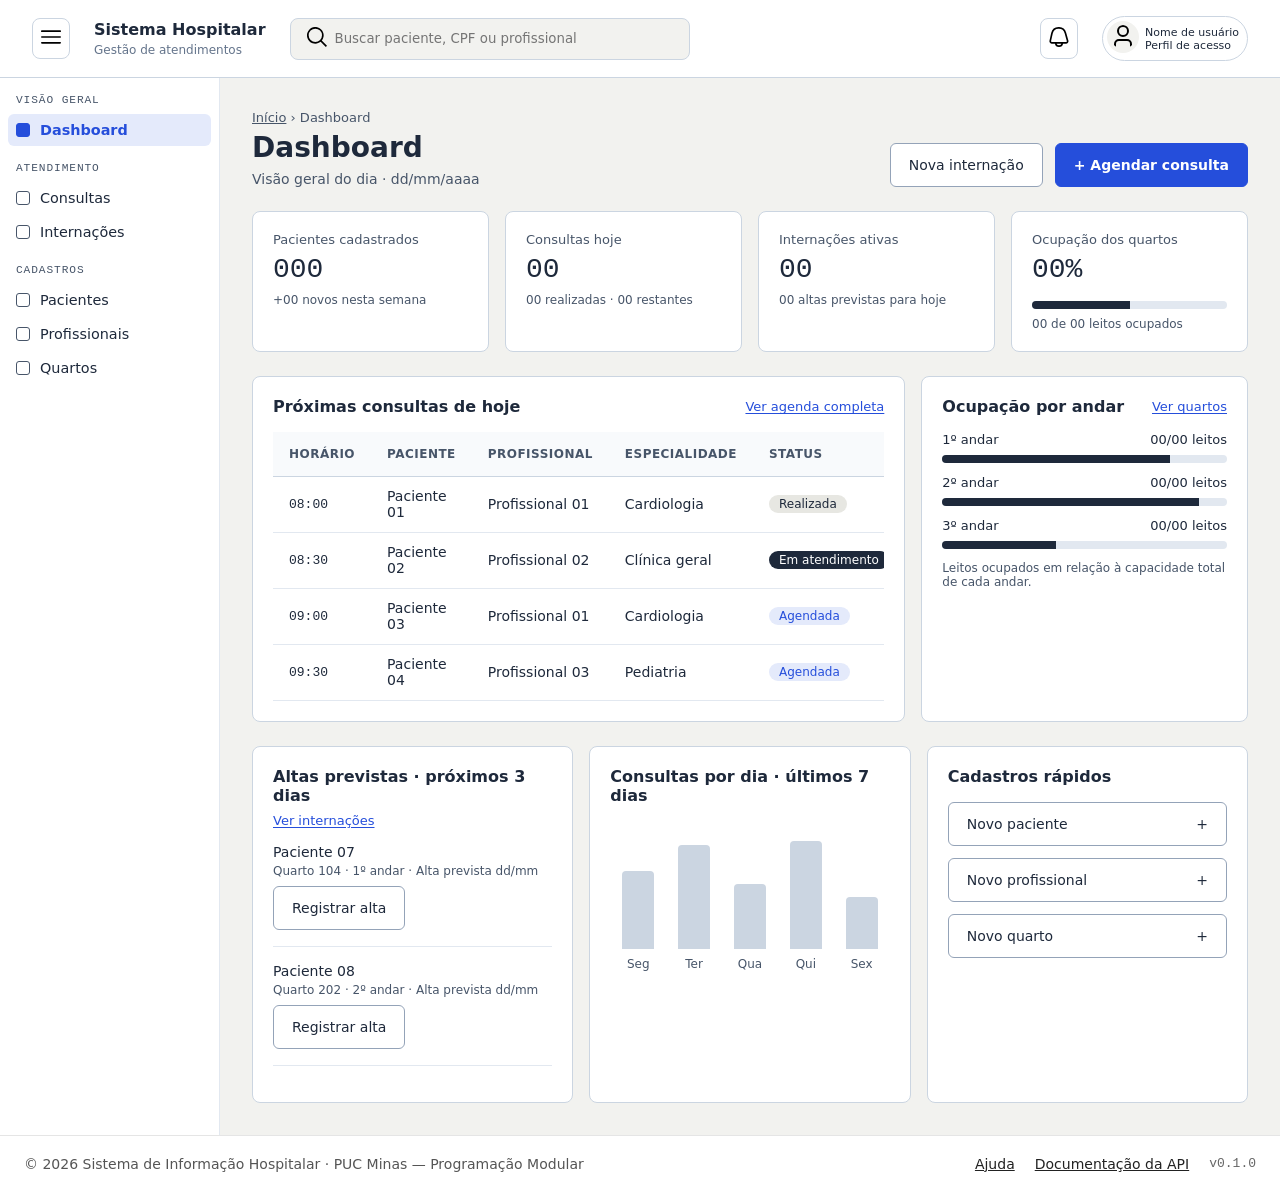
<file: frontend/index.html>
<!DOCTYPE html>
<html lang="pt-BR">
<head>
    <meta charset="UTF-8">
    <meta name="viewport" content="width=device-width, initial-scale=1.0">
    <title>Sistema Hospitalar</title>

    <!-- css global -->
    <link rel="stylesheet" href="./assets/css/global.css" />
    
    <!-- espaço para links futuros de fontes, ícones, global css, etc -->
    <link rel="stylesheet" href="./components/header/header.css" />
    <link rel="stylesheet" href="./components/footer/footer.css" />
    <link rel="stylesheet" href="./components/sidebar/sidebar.css" />
    <link rel="stylesheet" href="./pages/consultas/consultas.css" /> 
    <link rel="stylesheet" href="./pages/dashboard/dashboard.css" />
    <link rel="stylesheet" href="./pages/internacoes/internacoes.css" /> 
    <link rel="stylesheet" href="./pages/pacientes/pacientes.css" /> 
    <link rel="stylesheet" href="./pages/profissionais/profissionais.css" /> 
    <link rel="stylesheet" href="./pages/quartos/quartos.css" /> 
</head>
<body>
    
    <!-- cabeçalho: js conecta o header.html aqui -->
    <div id="header"></div>

    <!-- contêiner para deixar sidebar e conteúdo lado a lado -->
    <div class="layout-principal">
        
        <!-- sidebar: js conecta o sidebar.html aqui -->
        <div id="sidebar"></div>

        <!-- contêiner principal: as páginas são carregadas aqui -->
        <div id="content"></div>
        
    </div>

    <!-- rodapé: js conecta o footer.html aqui -->
    <div id="footer"></div>

    <!-- cérebro: tyle="module" permite a divisão do js em vários arquivos menores, bem como a importação e exportação entre eles-->
    <script type="module" src="./assets/js/main.js"></script>

</body>
</html>
</file>
<file: frontend/assets/css/global.css>
/* variáveis globais */
:root {
    --cor-primaria: #254EDB;
    --cor-primaria-hover: #1D3FB8;
    --cor-primaria-suave: #E4EAFB;
    --cor-primaria-borda: #C9D5F5;
    --cor-secundaria: #CBD5E1;
    --cor-fundo: #F2F2EF;
    --cor-fundo-secundaria: #FFFFFF;
    --cor-superficie: #F8FAFC;
    --cor-superficie-neutra: #E7E7E2;
    --cor-texto: #1E293B;
    --cor-texto-suave: #475569;
    --cor-texto-invertido: #FFFFFF;
    --cor-borda: #E2E8F0;
    --cor-borda-forte: #94A3B8;
    --cor-perigo: #B42318;
    --cor-alerta: #8A3606;
    --cor-alerta-fundo: #FDF1E7;
    --cor-alerta-borda: #F0C8A6;
    --cor-sobreposicao: rgb(15 23 42 / 0.5);
    --fonte-padrao: 'Inter', 'Segoe UI', system-ui, sans-serif;
    --fonte-mono: 'JetBrains Mono', ui-monospace, Menlo, Consolas, monospace;
}

/* reset básico para todos os elementos */
* {
    margin: 0;
    padding: 0;
    box-sizing: border-box;
}

body {
    background-color: var(--cor-fundo);
    color: var(--cor-texto);
    font-family: var(--fonte-padrao);
}

a {
    color: var(--cor-primaria);
}

.layout-principal {
    display: flex; 
    min-height: calc(100vh - 100px); /* garante que a área central empurre o rodapé para baixo */
}

#sidebar {
    width: 220px;
    flex-shrink: 0; /* impede que a sidebar seja espremida pelo conteúdo */
    background-color: var(--cor-fundo-secundaria);
}

#content {
    flex: 1; /* faz o conteúdo das páginas preencher o resto do espaço */
    min-width: 0; /* deixa o conteúdo encolher; tabelas largas rolam dentro do próprio card */
    background-color: var(--cor-fundo);
}
</file>
<file: frontend/components/header/header.css>
.main-header {
    background-color: var(--cor-fundo-secundaria);
    padding: 16px 32px;
    display: flex;
    flex-wrap: wrap;
    align-items: center;
    justify-content: space-between;
    border-bottom: 1px solid var(--cor-secundaria);
}

.header-left, .header-right {
    display: flex;
    align-items: center;
    gap: 24px;
}

.svg-icon img {
    width: 20px;
    height: 20px;
}

.svg-icon {
    background-color: var(--cor-fundo-secundaria);
    border: 1px solid var(--cor-secundaria);
    border-radius: 8px;
    padding: 8px;
    cursor: pointer;  
}

.search-icon {
    background-color: var(--cor-fundo);
    border: none;
    cursor: default;
    padding: 0;
}

.logo h2 {
    font-size: 16px;
    color: var(--cor-texto);
    margin: 0;
}

.logo span {
    font-size: 12px;
    color: #64748B;
}

.search-bar {
    display: flex;
    align-items: center;
    background-color: var(--cor-fundo);
    border: 1px solid var(--cor-secundaria);
    border-radius: 8px;
    padding: 8px 16px;
    width: 400px;
}

.search-bar input {
    border: none;
    background: transparent;
    outline: none;
    width: 100%;
    margin-left: 8px;
    color: var(--cor-texto);
    font-family: var(--fonte-padrao);
}

.user-profile {
    display: flex;
    align-items: center;
    gap: 6px;
    border: 1px solid var(--cor-secundaria);
    border-radius: 24px; 
    padding: 4px 8px 4px 4px;   
    font-size: 11px;
}

.user-info {
    display: flex;
    flex-direction: column;
}

.user-name {
    font-size: 14px;
    font-weight: 600;
    color: var(--cor-texto);
}

.user-role {
    font-size: 12px;
    color: #64748B;
}

.user-avatar img {
    width: 32px;
    height: 32px;
    border-radius: 50%; /* 50% de ?*/
    padding: 4px;
    background-color: var(--cor-fundo);
    cursor: pointer;
}
</file>
<file: frontend/components/footer/footer.css>
.footer {
  display: flex;
  justify-content: space-between; 
  align-items: center;            
  padding: 20px 24px;
  background: #fff;
  border-top: 1px solid #e5e5e5;
  font-size: 14px;
  color: #555;
}

.footer__copy {
  margin: 0;
}

.footer__links {
  display: flex;
  align-items: center;
  gap: 20px; 
}

.footer__links a {
  color: #222;
  text-decoration: underline;
}

.footer__links a:hover {
  color: #000;
  text-decoration-thickness: 2px;
}

.footer__version {
  font-family: "Courier New", monospace; 
  font-size: 13px;
  color: #666;
}
</file>
<file: frontend/components/sidebar/sidebar.css>
.sidebar {
    height: 100%;
    background-color: var(--cor-fundo-secundaria);
    border-right: 1px solid var(--cor-borda);
}

.sidebar-nav {
    position: sticky; /* mantém o menu visível ao rolar a página */
    top: 0;
    padding: 16px 8px;

    display: flex;
    flex-direction: column;
    gap: 16px;
}

.sidebar-secao {
    display: flex;
    flex-direction: column;
    gap: 2px;
}

.sidebar-titulo {
    padding: 0 8px 6px;
    font-family: var(--fonte-mono);
    font-size: 0.7rem;
    letter-spacing: 0.08em;
    text-transform: uppercase;
    color: var(--cor-texto-suave);
}

.sidebar-link {
    padding: 8px;
    border-radius: 6px;
    font-size: 0.9rem;
    color: var(--cor-texto);
    text-decoration: none;

    display: flex;
    align-items: center;
    gap: 10px;
    transition: background-color 0.2s ease, color 0.2s ease;
}

.sidebar-link:hover {
    background-color: var(--cor-fundo);
}

/* marcador quadrado do wireframe; pode ser trocado por ícones svg depois */
.sidebar-icone {
    width: 14px;
    height: 14px;
    flex-shrink: 0;
    border: 1.5px solid var(--cor-texto-suave);
    border-radius: 3px;
}

/* página atual: definida pelo sidebar.js */
.sidebar-link.ativo {
    background-color: var(--cor-primaria-suave);
    color: var(--cor-primaria);
    font-weight: 600;
}

.sidebar-link.ativo .sidebar-icone {
    background-color: var(--cor-primaria);
    border-color: var(--cor-primaria);
}
</file>
<file: frontend/pages/consultas/consultas.css>
.consultas-container {
    max-width: 1240px;
    margin: 0 auto;
    padding: 32px;

    display: flex;
    flex-direction: column;
    gap: 24px;
}

.consultas-mono {
    font-family: var(--fonte-mono);
    font-size: 0.8125rem;
}

.consultas-suave {
    font-size: 0.75rem;
    color: var(--cor-texto-suave);
}

.consultas-cabecalho {
    display: flex;
    flex-wrap: wrap;
    justify-content: space-between;
    align-items: flex-end;
    gap: 16px;
}

.consultas-titulo {
    display: flex;
    flex-direction: column;
    gap: 6px;
}

.consultas-breadcrumb {
    font-size: 0.8125rem;
    color: var(--cor-texto-suave);
}

.consultas-breadcrumb a {
    color: inherit;
}

.consultas-titulo h1 {
    font-size: 1.75rem;
    line-height: 1.2;
    font-weight: 600;
}

.consultas-subtitulo {
    font-size: 0.875rem;
    color: var(--cor-texto-suave);
}

.consultas-btn {
    display: inline-flex;
    align-items: center;
    justify-content: center;
    gap: 8px;
    min-height: 44px;
    padding: 0 18px;
    border: 1px solid transparent;
    border-radius: 6px;
    font-family: inherit;
    font-size: 0.875rem;
    font-weight: 600;
    white-space: nowrap;
    cursor: pointer;
}

.consultas-btn-primario {
    background-color: var(--cor-primaria);
    border-color: var(--cor-primaria);
    color: var(--cor-texto-invertido);
}

.consultas-btn-primario:hover {
    background-color: var(--cor-primaria-hover);
    border-color: var(--cor-primaria-hover);
}

.consultas-btn-contorno {
    background-color: var(--cor-fundo-secundaria);
    border-color: var(--cor-borda-forte);
    color: var(--cor-texto);
    font-weight: 500;
}

.consultas-btn-contorno:hover {
    background-color: var(--cor-fundo);
}

.consultas-btn-icone {
    width: 44px;
    padding: 0;
    font-size: 1rem;
}

.consultas-container a:focus-visible,
.consultas-container button:focus-visible,
.consultas-container input:focus-visible,
.consultas-container select:focus-visible {
    outline: 3px solid var(--cor-primaria);
    outline-offset: 2px;
}

.consultas-card {
    padding: 16px;
    background-color: var(--cor-fundo-secundaria);
    border: 1px solid var(--cor-secundaria);
    border-radius: 8px;
}

.consultas-card h3 {
    font-size: 1rem;
    font-weight: 600;
}

.consultas-card-cabecalho {
    display: flex;
    flex-wrap: wrap;
    justify-content: space-between;
    align-items: center;
    gap: 12px;
    margin-bottom: 16px;
}

.consultas-filtros {
    display: flex;
    flex-wrap: wrap;
    align-items: flex-end;
    gap: 16px;
}

.consultas-campo {
    flex: 1 1 180px;
    display: flex;
    flex-direction: column;
    gap: 6px;
    min-width: 0;
    font-size: 0.8125rem;
    font-weight: 500;
}

.consultas-campo-largo {
    flex-grow: 2;
}

.consultas-campo input,
.consultas-campo select {
    width: 100%;
    min-height: 44px;
    padding: 0 12px;
    background-color: var(--cor-fundo-secundaria);
    border: 1px solid var(--cor-borda-forte);
    border-radius: 6px;
    font-family: inherit;
    font-size: 0.875rem;
    color: var(--cor-texto);
}

.consultas-navegacao-dia {
    display: flex;
    gap: 6px;
}

.consultas-legenda {
    display: flex;
    flex-wrap: wrap;
    gap: 8px 20px;
    margin-bottom: 16px;
    font-size: 0.8125rem;
}

.consultas-legenda span {
    display: flex;
    align-items: center;
    gap: 8px;
}

.consultas-legenda-cor {
    width: 16px;
    height: 16px;
    border-radius: 3px;
}

.consultas-legenda-cor.agendada,
.consultas-slot.agendada {
    background-color: var(--cor-primaria-suave);
    border: 1px solid var(--cor-primaria-borda);
}

.consultas-legenda-cor.atendimento,
.consultas-slot.atendimento {
    background-color: var(--cor-texto);
    border: 1px solid var(--cor-texto);
}

.consultas-legenda-cor.realizada,
.consultas-slot.realizada {
    background-color: var(--cor-superficie-neutra);
    border: 1px solid var(--cor-secundaria);
}

.consultas-legenda-cor.livre,
.consultas-slot.livre {
    background-color: var(--cor-fundo-secundaria);
    border: 1px dashed var(--cor-secundaria);
}

.consultas-agenda {
    display: grid;
    grid-template-columns: 56px repeat(4, minmax(140px, 1fr));
    gap: 4px;
    overflow-x: auto;
}

.consultas-agenda-profissional {
    display: flex;
    flex-direction: column;
    padding: 8px;
    background-color: var(--cor-superficie);
    border: 1px solid var(--cor-borda);
    border-radius: 4px;
    font-size: 0.75rem;
}

.consultas-agenda-profissional span {
    font-size: 0.6875rem;
    color: var(--cor-texto-suave);
}

.consultas-agenda-hora {
    align-self: center;
    font-family: var(--fonte-mono);
    font-size: 0.6875rem;
    color: var(--cor-texto-suave);
}

.consultas-slot {
    display: flex;
    flex-direction: column;
    justify-content: center;
    min-height: 36px;
    padding: 6px 8px;
    border-radius: 4px;
    font-size: 0.75rem;
}

.consultas-slot span {
    font-size: 0.6875rem;
}

.consultas-slot.agendada {
    color: var(--cor-primaria);
}

.consultas-slot.agendada span {
    color: var(--cor-primaria);
}

.consultas-slot.atendimento {
    color: var(--cor-texto-invertido);
}

.consultas-slot.realizada span {
    color: var(--cor-texto-suave);
}

.consultas-card-tabela {
    padding: 0;
}

.consultas-card-tabela .consultas-card-cabecalho {
    padding: 16px 16px 0;
}

.consultas-tabela-rolagem {
    overflow-x: auto;
}

.consultas-tabela {
    width: 100%;
    border-collapse: collapse;
    font-size: 0.875rem;
}

.consultas-tabela th {
    height: 44px;
    padding: 0 16px;
    text-align: left;
    white-space: nowrap;
    background-color: var(--cor-superficie);
    border-top: 1px solid var(--cor-borda);
    border-bottom: 1px solid var(--cor-secundaria);
    font-size: 0.75rem;
    font-weight: 600;
    letter-spacing: 0.04em;
    text-transform: uppercase;
    color: var(--cor-texto-suave);
}

.consultas-tabela td {
    height: 56px;
    padding: 8px 16px;
    border-bottom: 1px solid var(--cor-borda);
    vertical-align: middle;
    white-space: nowrap;
}

.consultas-sub {
    display: block;
    font-size: 0.75rem;
    color: var(--cor-texto-suave);
}

.consultas-status {
    display: inline-flex;
    align-items: center;
    padding: 2px 10px;
    border-radius: 999px;
    font-size: 0.75rem;
    font-weight: 500;
    white-space: nowrap;
}

.consultas-status.agendada {
    background-color: var(--cor-primaria-suave);
    color: var(--cor-primaria);
}

.consultas-status.atendimento {
    background-color: var(--cor-texto);
    color: var(--cor-texto-invertido);
}

.consultas-status.realizada {
    background-color: var(--cor-superficie-neutra);
    color: var(--cor-texto);
}

.consultas-status.cancelada {
    border: 1px dashed var(--cor-texto-suave);
    color: var(--cor-texto-suave);
}

.consultas-acoes {
    display: flex;
    gap: 12px;
}

.consultas-acoes a {
    font-size: 0.8125rem;
    font-weight: 500;
    color: var(--cor-primaria);
    text-underline-offset: 2px;
}

.consultas-acoes .consultas-acao-cancelar {
    color: var(--cor-perigo);
}

.consultas-paginacao {
    display: flex;
    flex-wrap: wrap;
    align-items: center;
    justify-content: space-between;
    gap: 12px;
    padding: 10px 16px;
}

.consultas-paginas {
    display: flex;
    flex-wrap: wrap;
    gap: 6px;
}

.consultas-btn-pagina {
    min-width: 44px;
    padding: 0 12px;
    background-color: var(--cor-fundo-secundaria);
    border-color: var(--cor-secundaria);
    color: var(--cor-texto);
    font-size: 0.8125rem;
    font-weight: 400;
}

.consultas-btn-pagina:hover {
    background-color: var(--cor-fundo);
}

.consultas-btn-pagina.ativa {
    background-color: var(--cor-texto);
    border-color: var(--cor-texto);
    color: var(--cor-texto-invertido);
}

@media (max-width: 640px) {
    .consultas-container {
        padding: 16px;
    }
}
</file>
<file: frontend/pages/dashboard/dashboard.css>
.dash-pagina {
    max-width: 1240px;
    margin: 0 auto;
    padding: 32px;

    display: flex;
    flex-direction: column;
    gap: 24px;
}

.dash-mono {
    font-family: var(--fonte-mono);
    font-size: 0.8125rem;
}

.dash-cabecalho {
    display: flex;
    flex-wrap: wrap;
    justify-content: space-between;
    align-items: flex-end;
    gap: 16px;
}

.dash-cabecalho__texto {
    display: flex;
    flex-direction: column;
    gap: 6px;
}

.dash-cabecalho__acoes {
    display: flex;
    flex-wrap: wrap;
    gap: 12px;
}

.dash-trilha {
    font-size: 0.8125rem;
    color: var(--cor-texto-suave);
}

.dash-trilha a {
    color: inherit;
}

.dash-titulo {
    font-size: 1.75rem;
    line-height: 1.2;
    font-weight: 600;
}

.dash-subtitulo {
    font-size: 0.875rem;
    color: var(--cor-texto-suave);
}

.dash-botao {
    display: inline-flex;
    align-items: center;
    justify-content: center;
    gap: 8px;
    min-height: 44px;
    padding: 0 18px;
    border: 1px solid transparent;
    border-radius: 6px;
    font-family: inherit;
    font-size: 0.875rem;
    font-weight: 600;
    white-space: nowrap;
    cursor: pointer;
}

.dash-botao--primario {
    background-color: var(--cor-primaria);
    border-color: var(--cor-primaria);
    color: var(--cor-texto-invertido);
}

.dash-botao--primario:hover {
    background-color: var(--cor-primaria-hover);
    border-color: var(--cor-primaria-hover);
}

.dash-botao--secundario {
    background-color: var(--cor-fundo-secundaria);
    border-color: var(--cor-borda-forte);
    color: var(--cor-texto);
    font-weight: 500;
}

.dash-botao--secundario:hover {
    background-color: var(--cor-fundo);
}

.dash-pagina a:focus-visible,
.dash-pagina button:focus-visible {
    outline: 3px solid var(--cor-primaria);
    outline-offset: 2px;
}

.dash-resumo {
    display: grid;
    grid-template-columns: repeat(auto-fit, minmax(200px, 1fr));
    gap: 16px;
}

.dash-grade-meio {
    display: grid;
    grid-template-columns: 2fr 1fr;
    gap: 16px;
}

.dash-grade-base {
    display: grid;
    grid-template-columns: repeat(3, minmax(0, 1fr));
    gap: 16px;
}

.dash-card {
    min-width: 0;
    display: flex;
    flex-direction: column;
    padding: 20px;
    background-color: var(--cor-fundo-secundaria);
    border: 1px solid var(--cor-secundaria);
    border-radius: 8px;
}

.dash-card h3 {
    margin-bottom: 16px;
    font-size: 1rem;
    font-weight: 600;
}

.dash-card__topo {
    display: flex;
    flex-wrap: wrap;
    justify-content: space-between;
    align-items: center;
    gap: 8px;
    margin-bottom: 16px;
}

.dash-card__topo h3 {
    margin: 0;
}

.dash-card__topo a {
    font-size: 0.8125rem;
    font-weight: 500;
    text-underline-offset: 2px;
}

.dash-card__numero {
    margin-bottom: 8px;
    font-family: var(--fonte-mono);
    font-size: 1.75rem;
    font-weight: 500;
    line-height: 1.1;
}

.dash-card__detalhe {
    font-size: 0.75rem;
    color: var(--cor-texto-suave);
}

.dash-card--resumo h3 {
    margin-bottom: 8px;
    font-size: 0.8125rem;
    font-weight: 500;
    color: var(--cor-texto-suave);
}

.dash-progresso {
    width: 100%;
    height: 8px;
    margin: 8px 0;
    overflow: hidden;
    background-color: var(--cor-borda);
    border-radius: 4px;
}

.dash-progresso__barra {
    height: 100%;
    background-color: var(--cor-texto);
}

.dash-andar {
    margin-bottom: 12px;
}

.dash-andar__info {
    display: flex;
    justify-content: space-between;
    gap: 8px;
    font-size: 0.8125rem;
}

.dash-tabela-rolagem {
    overflow-x: auto;
}

.dash-tabela {
    width: 100%;
    border-collapse: collapse;
    font-size: 0.875rem;
}

.dash-tabela th {
    height: 44px;
    padding: 0 16px;
    text-align: left;
    white-space: nowrap;
    background-color: var(--cor-superficie);
    border-bottom: 1px solid var(--cor-secundaria);
    font-size: 0.75rem;
    font-weight: 600;
    letter-spacing: 0.04em;
    text-transform: uppercase;
    color: var(--cor-texto-suave);
}

.dash-tabela td {
    height: 56px;
    padding: 8px 16px;
    border-bottom: 1px solid var(--cor-borda);
}

.dash-selo {
    display: inline-flex;
    align-items: center;
    padding: 2px 10px;
    border-radius: 999px;
    font-size: 0.75rem;
    font-weight: 500;
    white-space: nowrap;
}

.dash-selo--realizada {
    background-color: var(--cor-superficie-neutra);
    color: var(--cor-texto);
}

.dash-selo--atendimento {
    background-color: var(--cor-texto);
    color: var(--cor-texto-invertido);
}

.dash-selo--agendada {
    background-color: var(--cor-primaria-suave);
    color: var(--cor-primaria);
}

.dash-alta {
    display: flex;
    flex-wrap: wrap;
    justify-content: space-between;
    align-items: center;
    gap: 8px 12px;
    padding-bottom: 16px;
    margin-bottom: 16px;
    border-bottom: 1px solid var(--cor-borda);
}

.dash-alta__info {
    display: flex;
    flex-direction: column;
    gap: 4px;
}

.dash-alta__info strong {
    font-size: 0.875rem;
    font-weight: 500;
}

.dash-alta__info span {
    font-size: 0.75rem;
    color: var(--cor-texto-suave);
}

.dash-atalho {
    display: flex;
    justify-content: space-between;
    align-items: center;
    width: 100%;
    min-height: 44px;
    margin-bottom: 12px;
    padding: 0 18px;
    background-color: var(--cor-fundo-secundaria);
    border: 1px solid var(--cor-borda-forte);
    border-radius: 6px;
    font-family: inherit;
    font-size: 0.875rem;
    font-weight: 500;
    color: var(--cor-texto);
    cursor: pointer;
}

.dash-atalho:hover {
    background-color: var(--cor-fundo);
}

.dash-grafico {
    display: flex;
    justify-content: space-around;
    align-items: flex-end;
    height: 150px;
    padding-top: 20px;
}

.dash-grafico__coluna {
    display: flex;
    flex-direction: column;
    align-items: center;
    justify-content: flex-end;
    gap: 8px;
    height: 100%;
}

.dash-grafico__barra {
    width: 32px;
    background-color: var(--cor-secundaria);
    border-radius: 4px 4px 0 0;
}

.dash-grafico__coluna span {
    font-size: 0.75rem;
    color: var(--cor-texto-suave);
}

@media (max-width: 900px) {
    .dash-grade-meio,
    .dash-grade-base {
        grid-template-columns: minmax(0, 1fr);
    }
}

@media (max-width: 640px) {
    .dash-pagina {
        padding: 16px;
    }
}
</file>
<file: frontend/pages/internacoes/internacoes.css>
.int-pagina {
    max-width: 1240px;
    margin: 0 auto;
    padding: 32px;

    display: flex;
    flex-direction: column;
    gap: 24px;
}

.int-mono {
    font-family: var(--fonte-mono);
    font-size: 0.8125rem;
}

.int-sr-only {
    position: absolute;
    width: 1px;
    height: 1px;
    overflow: hidden;
    clip: rect(0 0 0 0);
    white-space: nowrap;
}

.int-cabecalho {
    display: flex;
    flex-wrap: wrap;
    justify-content: space-between;
    align-items: flex-end;
    gap: 16px;
}

.int-cabecalho__texto {
    display: flex;
    flex-direction: column;
    gap: 6px;
}

.int-trilha {
    font-size: 0.8125rem;
    color: var(--cor-texto-suave);
}

.int-trilha a {
    color: inherit;
}

.int-titulo {
    font-size: 1.75rem;
    line-height: 1.2;
    font-weight: 600;
}

.int-subtitulo {
    font-size: 0.875rem;
    color: var(--cor-texto-suave);
}

.int-card {
    background-color: var(--cor-fundo-secundaria);
    border: 1px solid var(--cor-secundaria);
    border-radius: 8px;
}

.int-botao {
    display: inline-flex;
    align-items: center;
    justify-content: center;
    gap: 8px;
    min-height: 44px;
    padding: 0 18px;
    border: 1px solid transparent;
    border-radius: 6px;
    font-family: inherit;
    font-size: 0.875rem;
    font-weight: 600;
    white-space: nowrap;
    cursor: pointer;
}

.int-botao--primario {
    background-color: var(--cor-primaria);
    border-color: var(--cor-primaria);
    color: var(--cor-texto-invertido);
}

.int-botao--primario:hover {
    background-color: var(--cor-primaria-hover);
    border-color: var(--cor-primaria-hover);
}

.int-botao--secundario {
    background-color: var(--cor-fundo-secundaria);
    border-color: var(--cor-borda-forte);
    color: var(--cor-texto);
    font-weight: 500;
}

.int-botao--secundario:hover {
    background-color: var(--cor-fundo);
}

.int-botao--icone {
    width: 44px;
    padding: 0;
    background-color: var(--cor-fundo-secundaria);
    border-color: var(--cor-borda-forte);
    color: var(--cor-texto);
}

.int-botao--icone:hover {
    background-color: var(--cor-fundo);
}

.int-link {
    min-height: 44px;
    padding: 0 6px;
    background: none;
    border: 0;
    font-family: inherit;
    font-size: 0.8125rem;
    font-weight: 500;
    color: var(--cor-primaria);
    text-decoration: underline;
    text-underline-offset: 2px;
    cursor: pointer;
}

.int-link:hover {
    color: var(--cor-primaria-hover);
}

.int-pagina button:focus-visible,
.int-pagina input:focus-visible,
.int-pagina select:focus-visible,
.int-pagina textarea:focus-visible,
.int-pagina [tabindex="0"]:focus-visible {
    outline: 3px solid var(--cor-primaria);
    outline-offset: 2px;
}

.int-campo {
    display: flex;
    flex-direction: column;
    gap: 6px;
    min-width: 0;
}

.int-campo label {
    font-size: 0.8125rem;
    font-weight: 500;
}

.int-campo input,
.int-campo select,
.int-campo textarea {
    width: 100%;
    background-color: var(--cor-fundo-secundaria);
    border: 1px solid var(--cor-borda-forte);
    border-radius: 6px;
    font-family: inherit;
    font-size: 0.875rem;
    color: var(--cor-texto);
}

.int-campo input,
.int-campo select {
    min-height: 44px;
    padding: 0 12px;
}

.int-campo textarea {
    min-height: 104px;
    padding: 10px 12px;
    resize: vertical;
}

.int-campo__dica {
    font-size: 0.75rem;
    color: var(--cor-texto-suave);
}

.int-obrigatorio {
    color: var(--cor-perigo);
}

.int-resumo {
    display: grid;
    grid-template-columns: repeat(auto-fit, minmax(220px, 1fr));
    gap: 16px;
    list-style: none;
}

.int-indicador {
    display: flex;
    flex-direction: column;
    gap: 6px;
    padding: 20px;
}

.int-indicador__rotulo {
    font-size: 0.8125rem;
    font-weight: 500;
    color: var(--cor-texto-suave);
}

.int-indicador__valor {
    font-family: var(--fonte-mono);
    font-size: 1.75rem;
    font-weight: 500;
    line-height: 1.1;
}

.int-indicador__total {
    font-size: 0.875rem;
    font-weight: 400;
    color: var(--cor-texto-suave);
}

.int-filtros {
    display: flex;
    flex-direction: column;
    gap: 16px;
    padding: 16px;
}

.int-situacao {
    min-width: 0;
    border: 0;
}

.int-situacao__opcoes {
    display: flex;
    flex-wrap: wrap;
    gap: 6px;
}

.int-opcao {
    position: relative;
    display: inline-flex;
}

.int-opcao input {
    position: absolute;
    inset: 0;
    width: 100%;
    height: 100%;
    margin: 0;
    opacity: 0;
    cursor: pointer;
}

.int-opcao span {
    display: inline-flex;
    align-items: center;
    min-height: 44px;
    padding: 0 16px;
    background-color: var(--cor-fundo-secundaria);
    border: 1px solid var(--cor-borda-forte);
    border-radius: 6px;
    font-size: 0.875rem;
    font-weight: 500;
    color: var(--cor-texto);
}

.int-opcao input:checked + span {
    background-color: var(--cor-texto);
    border-color: var(--cor-texto);
    color: var(--cor-texto-invertido);
}

.int-opcao input:focus-visible + span {
    outline: 3px solid var(--cor-primaria);
    outline-offset: 2px;
}

.int-filtros__campos {
    display: flex;
    flex-wrap: wrap;
    align-items: flex-end;
    gap: 16px;
}

.int-filtros__campos .int-campo {
    flex: 1 1 180px;
}

.int-filtros__campos .int-campo--busca {
    flex: 2 1 240px;
}

.int-lista {
    overflow: hidden;
}

.int-tabela-wrapper {
    overflow-x: auto;
}

.int-tabela {
    width: 100%;
    min-width: 1080px;
    border-collapse: collapse;
    font-size: 0.875rem;
}

.int-tabela th {
    height: 44px;
    padding: 0 16px;
    text-align: left;
    white-space: nowrap;
    background-color: var(--cor-superficie);
    border-bottom: 1px solid var(--cor-secundaria);
    font-size: 0.75rem;
    font-weight: 600;
    letter-spacing: 0.04em;
    text-transform: uppercase;
    color: var(--cor-texto-suave);
}

.int-tabela td {
    height: 56px;
    padding: 8px 16px;
    border-bottom: 1px solid var(--cor-borda);
}

.int-tabela__nome {
    font-weight: 500;
}

.int-tabela__vazio {
    color: var(--cor-texto-suave);
}

.int-tabela__acoes {
    white-space: nowrap;
}

.int-selo {
    display: inline-flex;
    align-items: center;
    padding: 2px 10px;
    border-radius: 999px;
    font-size: 0.75rem;
    font-weight: 500;
    white-space: nowrap;
}

.int-selo--ativa {
    background-color: var(--cor-texto);
    border: 1px solid var(--cor-texto);
    color: var(--cor-texto-invertido);
}

.int-selo--hoje {
    background-color: var(--cor-primaria-suave);
    border: 1px solid var(--cor-primaria-borda);
    color: var(--cor-primaria-hover);
}

.int-selo--encerrada {
    background-color: var(--cor-superficie-neutra);
    border: 1px solid var(--cor-secundaria);
    color: var(--cor-texto-suave);
}

.int-selo--lotado {
    background-color: var(--cor-texto);
    border: 1px solid var(--cor-texto);
    color: var(--cor-texto-invertido);
    font-size: 0.6875rem;
    padding: 1px 8px;
}

.int-paginacao {
    display: flex;
    flex-wrap: wrap;
    align-items: center;
    justify-content: space-between;
    gap: 12px;
    padding: 10px 16px;
}

.int-paginacao__resumo {
    font-size: 0.8125rem;
    color: var(--cor-texto-suave);
}

.int-paginacao__botoes {
    display: flex;
    flex-wrap: wrap;
    gap: 6px;
}

.int-pagina-botao {
    min-width: 44px;
    min-height: 44px;
    padding: 0 12px;
    background-color: var(--cor-fundo-secundaria);
    border: 1px solid var(--cor-secundaria);
    border-radius: 6px;
    font-family: inherit;
    font-size: 0.8125rem;
    color: var(--cor-texto);
    cursor: pointer;
}

.int-pagina-botao:hover:not(:disabled) {
    background-color: var(--cor-fundo);
}

.int-pagina-botao--atual {
    background-color: var(--cor-texto);
    border-color: var(--cor-texto);
    color: var(--cor-texto-invertido);
}

.int-pagina-botao:disabled {
    color: var(--cor-borda-forte);
    cursor: not-allowed;
}

.int-modal {
    width: min(640px, calc(100% - 32px));
    margin: auto;
    padding: 0;
    background-color: var(--cor-fundo-secundaria);
    border: 1px solid var(--cor-secundaria);
    border-radius: 12px;
    color: var(--cor-texto);
    overflow: hidden;
}

.int-modal--estreito {
    width: min(560px, calc(100% - 32px));
}

.int-modal::backdrop {
    background-color: var(--cor-sobreposicao);
}

.int-modal__form {
    display: flex;
    flex-direction: column;
    max-height: calc(100vh - 32px);
}

.int-modal__cabecalho {
    display: flex;
    align-items: flex-start;
    justify-content: space-between;
    gap: 16px;
    padding: 20px 24px;
    border-bottom: 1px solid var(--cor-secundaria);
}

.int-modal__titulo {
    font-size: 1.25rem;
    font-weight: 600;
    margin-bottom: 4px;
}

.int-modal__corpo {
    display: grid;
    grid-template-columns: repeat(2, minmax(0, 1fr));
    gap: 18px 16px;
    align-content: start;
    padding: 24px;
    overflow-y: auto;
}

.int-modal__corpo--coluna {
    grid-template-columns: 1fr;
}

.int-campo--largo {
    grid-column: 1 / -1;
}

.int-modal__rodape {
    display: flex;
    flex-wrap: wrap;
    justify-content: flex-end;
    gap: 12px;
    padding: 16px 24px;
    background-color: var(--cor-superficie);
    border-top: 1px solid var(--cor-secundaria);
}

.int-alerta {
    grid-column: 1 / -1;
    display: flex;
    align-items: flex-start;
    gap: 10px;
    padding: 12px 14px;
    background-color: var(--cor-alerta-fundo);
    border: 1px solid var(--cor-alerta-borda);
    border-radius: 6px;
    font-size: 0.8125rem;
    line-height: 1.45;
    color: var(--cor-alerta);
}

.int-alerta[hidden] {
    display: none;
}

.int-alerta svg,
.int-aviso svg {
    flex: 0 0 auto;
    margin-top: 1px;
}

.int-quartos {
    min-width: 0;
    border: 0;
    display: flex;
    flex-direction: column;
    gap: 8px;
}

.int-quartos legend {
    margin-bottom: 8px;
    padding: 0;
    font-size: 0.8125rem;
    font-weight: 500;
}

.int-quartos__lista {
    display: grid;
    grid-template-columns: repeat(2, minmax(0, 1fr));
    gap: 8px;
}

.int-quarto {
    position: relative;
    display: flex;
}

.int-quarto input {
    position: absolute;
    top: 12px;
    left: 12px;
    width: 18px;
    height: 18px;
    margin: 0;
    accent-color: var(--cor-primaria);
    cursor: pointer;
}

.int-quarto__conteudo {
    flex: 1 1 auto;
    display: flex;
    flex-direction: column;
    gap: 6px;
    min-height: 76px;
    padding: 12px 12px 12px 40px;
    background-color: var(--cor-fundo-secundaria);
    border: 1px solid var(--cor-borda-forte);
    border-radius: 8px;
    cursor: pointer;
}

.int-quarto input:checked + .int-quarto__conteudo {
    background-color: var(--cor-primaria-suave);
    border: 2px solid var(--cor-primaria);
    padding: 11px 11px 11px 39px;
}

.int-quarto input:focus-visible + .int-quarto__conteudo {
    outline: 3px solid var(--cor-primaria);
    outline-offset: 2px;
}

.int-quarto input:disabled {
    cursor: not-allowed;
}

.int-quarto input:disabled + .int-quarto__conteudo {
    background-color: var(--cor-fundo);
    border-color: var(--cor-secundaria);
    color: var(--cor-texto-suave);
    cursor: not-allowed;
}

.int-quarto__titulo {
    display: flex;
    flex-wrap: wrap;
    align-items: center;
    justify-content: space-between;
    gap: 6px;
    font-size: 0.875rem;
    font-weight: 600;
}

.int-quarto__texto {
    font-size: 0.75rem;
    color: var(--cor-texto-suave);
}

.int-leitos {
    display: flex;
    gap: 4px;
}

.int-leito {
    display: inline-block;
    width: 16px;
    height: 16px;
    border-radius: 3px;
}

.int-leito--ocupado {
    background-color: var(--cor-texto);
    border: 1px solid var(--cor-texto);
}

.int-leito--livre {
    background-color: var(--cor-fundo-secundaria);
    border: 1.5px dashed var(--cor-borda-forte);
}

.int-resumo-alta {
    display: grid;
    grid-template-columns: 120px minmax(0, 1fr);
    gap: 8px 12px;
    padding: 14px 16px;
    background-color: var(--cor-superficie);
    border: 1px solid var(--cor-secundaria);
    border-radius: 8px;
    font-size: 0.875rem;
}

.int-resumo-alta dt {
    color: var(--cor-texto-suave);
}

.int-resumo-alta dd {
    margin: 0;
}

.int-resumo-alta__destaque {
    font-weight: 500;
}

.int-aviso {
    display: flex;
    align-items: flex-start;
    gap: 10px;
    padding: 12px 14px;
    background-color: var(--cor-primaria-suave);
    border: 1px solid var(--cor-primaria-borda);
    border-radius: 6px;
    font-size: 0.8125rem;
    line-height: 1.45;
    color: var(--cor-primaria-hover);
}

@media (max-width: 640px) {
    .int-pagina {
        padding: 16px;
    }

    .int-modal__corpo,
    .int-quartos__lista {
        grid-template-columns: 1fr;
    }
}
</file>
<file: frontend/pages/pacientes/pacientes.css>
.pac-pagina {
    max-width: 1240px;
    margin: 0 auto;
    padding: 32px;

    display: flex;
    flex-direction: column;
    gap: 24px;
}

.pac-suave {
    font-size: 0.8125rem;
    color: var(--cor-texto-suave);
}

.pac-mono {
    font-family: var(--fonte-mono);
    font-size: 0.8125rem;
}

.pac-mono--pequeno {
    font-size: 0.75rem;
}

.pac-cabecalho {
    display: flex;
    flex-wrap: wrap;
    justify-content: space-between;
    align-items: flex-end;
    gap: 16px;
}

.pac-cabecalho__texto {
    display: flex;
    flex-direction: column;
    gap: 6px;
}

.pac-trilha {
    font-size: 0.8125rem;
    color: var(--cor-texto-suave);
}

.pac-trilha a {
    color: inherit;
}

.pac-titulo {
    font-size: 1.75rem;
    line-height: 1.2;
    font-weight: 600;
}

.pac-subtitulo {
    font-size: 0.875rem;
    color: var(--cor-texto-suave);
}

.pac-card {
    background-color: var(--cor-fundo-secundaria);
    border: 1px solid var(--cor-secundaria);
    border-radius: 8px;
}

.pac-botao {
    display: inline-flex;
    align-items: center;
    justify-content: center;
    gap: 8px;
    min-height: 44px;
    padding: 0 18px;
    border: 1px solid transparent;
    border-radius: 6px;
    font-family: inherit;
    font-size: 0.875rem;
    font-weight: 600;
    text-decoration: none;
    white-space: nowrap;
    cursor: pointer;
}

.pac-botao--primario {
    background-color: var(--cor-primaria);
    border-color: var(--cor-primaria);
    color: var(--cor-texto-invertido);
}

.pac-botao--primario:hover {
    background-color: var(--cor-primaria-hover);
    border-color: var(--cor-primaria-hover);
}

.pac-botao--secundario {
    background-color: var(--cor-fundo-secundaria);
    border-color: var(--cor-borda-forte);
    color: var(--cor-texto);
    font-weight: 500;
}

.pac-botao--secundario:hover {
    background-color: var(--cor-fundo);
}

.pac-link {
    display: inline-flex;
    align-items: center;
    min-height: 44px;
    padding: 0 6px;
    background: none;
    border: 0;
    font-family: inherit;
    font-size: 0.8125rem;
    font-weight: 500;
    color: var(--cor-primaria);
    text-decoration: underline;
    text-underline-offset: 2px;
    cursor: pointer;
}

.pac-link:hover {
    color: var(--cor-primaria-hover);
}

.pac-pagina a:focus-visible,
.pac-pagina button:focus-visible,
.pac-pagina input:focus-visible,
.pac-pagina select:focus-visible {
    outline: 3px solid var(--cor-primaria);
    outline-offset: 2px;
}

.pac-filtros {
    display: flex;
    flex-wrap: wrap;
    align-items: flex-end;
    gap: 16px;
    padding: 16px;
}

.pac-campo {
    display: flex;
    flex-direction: column;
    gap: 6px;
    min-width: 0;
    font-size: 0.8125rem;
    font-weight: 500;
}

.pac-campo--busca {
    flex: 3 1 280px;
}

.pac-campo--ordem {
    flex: 1 1 200px;
}

.pac-campo input,
.pac-campo select {
    width: 100%;
    min-height: 44px;
    padding: 0 12px;
    background-color: var(--cor-fundo-secundaria);
    border: 1px solid var(--cor-borda-forte);
    border-radius: 6px;
    font-family: inherit;
    font-size: 0.875rem;
    color: var(--cor-texto);
}

.pac-conteudo {
    display: flex;
    flex-wrap: wrap;
    gap: 24px;
    align-items: flex-start;
}

.pac-lista {
    flex: 2 1 700px;
    min-width: 0;
    overflow: hidden;
}

.pac-lista__rolagem {
    overflow-x: auto;
}

.pac-lista__tabela {
    min-width: 740px;
}

.pac-lista__linha {
    display: grid;
    grid-template-columns: 1.2fr 1.35fr 1fr 1.5fr 1.5fr 112px;
    gap: 12px;
    align-items: center;
    min-height: 56px;
    padding: 0 16px;
    border-bottom: 1px solid var(--cor-borda);
    font-size: 0.875rem;
}

.pac-lista__linha--cabecalho {
    min-height: 44px;
    background-color: var(--cor-superficie);
    border-bottom-color: var(--cor-secundaria);
    font-size: 0.75rem;
    font-weight: 600;
    letter-spacing: 0.04em;
    text-transform: uppercase;
    color: var(--cor-texto-suave);
}

.pac-lista__linha--selecionada {
    background-color: var(--cor-primaria-suave);
}

.pac-lista__nome {
    font-weight: 500;
}

.pac-lista__linha .pac-mono {
    white-space: nowrap;
}

.pac-lista__email {
    overflow: hidden;
    text-overflow: ellipsis;
    white-space: nowrap;
}

.pac-lista__acoes {
    display: flex;
    gap: 4px;
}

.pac-paginacao {
    display: flex;
    flex-wrap: wrap;
    align-items: center;
    justify-content: space-between;
    gap: 12px;
    padding: 10px 16px;
}

.pac-paginacao__botoes {
    display: flex;
    flex-wrap: wrap;
    gap: 6px;
}

.pac-pagina-botao {
    min-width: 44px;
    min-height: 44px;
    padding: 0 12px;
    background-color: var(--cor-fundo-secundaria);
    border: 1px solid var(--cor-secundaria);
    border-radius: 6px;
    font-family: inherit;
    font-size: 0.8125rem;
    color: var(--cor-texto);
    cursor: pointer;
}

.pac-pagina-botao:hover {
    background-color: var(--cor-fundo);
}

.pac-pagina-botao[aria-current="page"] {
    background-color: var(--cor-texto);
    border-color: var(--cor-texto);
    color: var(--cor-texto-invertido);
}

.pac-detalhe {
    flex: 1 1 340px;
    min-width: 0;
    display: flex;
    flex-direction: column;
    gap: 20px;
    padding: 20px;
}

.pac-detalhe__topo {
    display: flex;
    align-items: center;
    gap: 14px;
}

.pac-detalhe__identificacao {
    min-width: 0;
}

.pac-detalhe__nome {
    font-size: 1.125rem;
    font-weight: 600;
}

.pac-detalhe__acoes {
    display: flex;
    flex-wrap: wrap;
    gap: 8px;
}

.pac-detalhe__acoes .pac-botao {
    flex: 1 1 auto;
}

.pac-avatar {
    width: 56px;
    height: 56px;
    flex: none;
    display: inline-flex;
    align-items: center;
    justify-content: center;
    background-color: var(--cor-borda);
    border: 1px solid var(--cor-secundaria);
    border-radius: 50%;
    font-family: var(--fonte-mono);
    font-size: 0.875rem;
}

.pac-bloco {
    display: flex;
    flex-direction: column;
    gap: 12px;
}

.pac-bloco__titulo {
    font-size: 0.75rem;
    font-weight: 600;
    letter-spacing: 0.04em;
    text-transform: uppercase;
    color: var(--cor-texto-suave);
}

.pac-dados {
    display: grid;
    grid-template-columns: 110px minmax(0, 1fr);
    gap: 8px 12px;
    font-size: 0.875rem;
}

.pac-dados dt {
    color: var(--cor-texto-suave);
}

.pac-dados__quebra {
    overflow-wrap: anywhere;
}

.pac-opcoes {
    display: flex;
    flex-wrap: wrap;
    gap: 6px;
}

.pac-opcao {
    min-height: 44px;
    padding: 0 16px;
    background-color: var(--cor-fundo-secundaria);
    border: 1px solid var(--cor-borda-forte);
    border-radius: 6px;
    font-family: inherit;
    font-size: 0.875rem;
    font-weight: 500;
    color: var(--cor-texto);
    cursor: pointer;
}

.pac-opcao[aria-pressed="true"] {
    background-color: var(--cor-texto);
    border-color: var(--cor-texto);
    color: var(--cor-texto-invertido);
}

.pac-historico {
    list-style: none;
    display: flex;
    flex-direction: column;
    gap: 10px;
}

.pac-evento {
    display: flex;
    flex-direction: column;
    gap: 6px;
    padding: 12px;
    border: 1px solid var(--cor-secundaria);
    border-radius: 6px;
}

.pac-evento[hidden] {
    display: none;
}

.pac-evento__topo {
    display: flex;
    flex-wrap: wrap;
    align-items: center;
    justify-content: space-between;
    gap: 6px;
}

.pac-evento__titulo {
    font-size: 0.875rem;
    font-weight: 500;
}

.pac-evento__obs {
    padding: 8px 10px;
    background-color: var(--cor-superficie);
    border-radius: 4px;
    font-size: 0.8125rem;
}

.pac-selo {
    display: inline-flex;
    align-items: center;
    padding: 2px 10px;
    border-radius: 999px;
    font-size: 0.75rem;
    font-weight: 500;
    white-space: nowrap;
}

.pac-selo--consulta {
    background-color: var(--cor-fundo-secundaria);
    border: 1px solid var(--cor-borda-forte);
    color: var(--cor-texto-suave);
}

.pac-selo--internacao {
    background-color: var(--cor-texto);
    border: 1px solid var(--cor-texto);
    color: var(--cor-texto-invertido);
}

@media (max-width: 640px) {
    .pac-pagina {
        padding: 16px;
    }
}
</file>
<file: frontend/pages/profissionais/profissionais.css>
.prof-pagina {
    max-width: 1240px;
    margin: 0 auto;
    padding: 32px;

    display: flex;
    flex-direction: column;
    gap: 24px;
}

.prof-mono {
    font-family: var(--fonte-mono);
    font-size: 0.8125rem;
}

.prof-cabecalho {
    display: flex;
    flex-wrap: wrap;
    justify-content: space-between;
    align-items: flex-end;
    gap: 16px;
}

.prof-cabecalho__texto {
    display: flex;
    flex-direction: column;
    gap: 6px;
}

.prof-trilha {
    font-size: 0.8125rem;
    color: var(--cor-texto-suave);
}

.prof-trilha a {
    color: inherit;
}

.prof-titulo {
    font-size: 1.75rem;
    line-height: 1.2;
    font-weight: 600;
}

.prof-subtitulo {
    font-size: 0.875rem;
    color: var(--cor-texto-suave);
}

.prof-secao-titulo {
    font-size: 1rem;
    font-weight: 600;
    margin-bottom: 4px;
}

.prof-card {
    background-color: var(--cor-fundo-secundaria);
    border: 1px solid var(--cor-secundaria);
    border-radius: 8px;
}

.prof-botao {
    display: inline-flex;
    align-items: center;
    justify-content: center;
    gap: 8px;
    min-height: 44px;
    padding: 0 18px;
    border: 1px solid transparent;
    border-radius: 6px;
    font-family: inherit;
    font-size: 0.875rem;
    font-weight: 600;
    white-space: nowrap;
    cursor: pointer;
}

.prof-botao--primario {
    background-color: var(--cor-primaria);
    border-color: var(--cor-primaria);
    color: var(--cor-texto-invertido);
}

.prof-botao--primario:hover {
    background-color: var(--cor-primaria-hover);
    border-color: var(--cor-primaria-hover);
}

.prof-botao--secundario {
    background-color: var(--cor-fundo-secundaria);
    border-color: var(--cor-borda-forte);
    color: var(--cor-texto);
    font-weight: 500;
}

.prof-botao--secundario:hover {
    background-color: var(--cor-fundo);
}

.prof-botao--icone {
    width: 44px;
    padding: 0;
    background-color: var(--cor-fundo-secundaria);
    border-color: var(--cor-borda-forte);
    color: var(--cor-texto);
}

.prof-botao--icone:hover {
    background-color: var(--cor-fundo);
}

.prof-link {
    min-height: 44px;
    padding: 0 6px;
    background: none;
    border: 0;
    font-family: inherit;
    font-size: 0.8125rem;
    font-weight: 500;
    color: var(--cor-primaria);
    text-decoration: underline;
    text-underline-offset: 2px;
    cursor: pointer;
}

.prof-link:hover {
    color: var(--cor-primaria-hover);
}

.prof-pagina button:focus-visible,
.prof-pagina input:focus-visible,
.prof-pagina select:focus-visible,
.prof-pagina textarea:focus-visible,
.prof-pagina [tabindex="0"]:focus-visible {
    outline: 3px solid var(--cor-primaria);
    outline-offset: 2px;
}

.prof-campo {
    display: flex;
    flex-direction: column;
    gap: 6px;
    min-width: 0;
}

.prof-campo label {
    font-size: 0.8125rem;
    font-weight: 500;
}

.prof-campo input,
.prof-campo select {
    width: 100%;
    min-height: 44px;
    padding: 0 12px;
    background-color: var(--cor-fundo-secundaria);
    border: 1px solid var(--cor-borda-forte);
    border-radius: 6px;
    font-family: inherit;
    font-size: 0.875rem;
    color: var(--cor-texto);
}

.prof-campo__dica {
    font-size: 0.75rem;
    color: var(--cor-texto-suave);
}

.prof-obrigatorio {
    color: var(--cor-perigo);
}

.prof-filtros {
    display: flex;
    flex-wrap: wrap;
    align-items: flex-end;
    gap: 16px;
    padding: 16px;
}

.prof-filtros .prof-campo {
    flex: 1 1 200px;
}

.prof-filtros .prof-campo--busca {
    flex: 3 1 280px;
}

.prof-lista {
    overflow: hidden;
}

.prof-tabela-wrapper {
    overflow-x: auto;
}

.prof-tabela {
    width: 100%;
    min-width: 900px;
    border-collapse: collapse;
    font-size: 0.875rem;
}

.prof-tabela th {
    height: 44px;
    padding: 0 16px;
    text-align: left;
    white-space: nowrap;
    background-color: var(--cor-superficie);
    border-bottom: 1px solid var(--cor-secundaria);
    font-size: 0.75rem;
    font-weight: 600;
    letter-spacing: 0.04em;
    text-transform: uppercase;
    color: var(--cor-texto-suave);
}

.prof-tabela td {
    height: 56px;
    padding: 8px 16px;
    border-bottom: 1px solid var(--cor-borda);
}

.prof-tabela__nome {
    font-weight: 500;
}

.prof-tabela__email {
    max-width: 220px;
    overflow: hidden;
    text-overflow: ellipsis;
    white-space: nowrap;
    color: var(--cor-texto-suave);
}

.prof-tabela__acoes {
    white-space: nowrap;
}

.prof-paginacao {
    display: flex;
    flex-wrap: wrap;
    align-items: center;
    justify-content: space-between;
    gap: 12px;
    padding: 10px 16px;
}

.prof-paginacao__resumo {
    font-size: 0.8125rem;
    color: var(--cor-texto-suave);
}

.prof-paginacao__botoes {
    display: flex;
    flex-wrap: wrap;
    gap: 6px;
}

.prof-pagina-botao {
    min-width: 44px;
    min-height: 44px;
    padding: 0 12px;
    background-color: var(--cor-fundo-secundaria);
    border: 1px solid var(--cor-secundaria);
    border-radius: 6px;
    font-family: inherit;
    font-size: 0.8125rem;
    color: var(--cor-texto);
    cursor: pointer;
}

.prof-pagina-botao:hover:not(:disabled) {
    background-color: var(--cor-fundo);
}

.prof-pagina-botao--atual {
    background-color: var(--cor-texto);
    border-color: var(--cor-texto);
    color: var(--cor-texto-invertido);
}

.prof-pagina-botao:disabled {
    color: var(--cor-borda-forte);
    cursor: not-allowed;
}

.prof-disponibilidade {
    display: flex;
    flex-direction: column;
    gap: 16px;
    padding: 20px;
}

.prof-disponibilidade__topo {
    display: flex;
    flex-wrap: wrap;
    align-items: flex-end;
    justify-content: space-between;
    gap: 12px;
}

.prof-semana {
    display: flex;
    flex-wrap: wrap;
    align-items: center;
    gap: 8px;
}

.prof-semana__intervalo {
    padding: 0 4px;
}

.prof-legenda {
    display: flex;
    flex-wrap: wrap;
    gap: 8px 20px;
    list-style: none;
    font-size: 0.8125rem;
}

.prof-legenda li {
    display: inline-flex;
    align-items: center;
    gap: 8px;
}

.prof-legenda__amostra {
    display: inline-block;
    width: 16px;
    height: 16px;
    border-radius: 3px;
}

.prof-grade {
    width: 100%;
    min-width: 640px;
    border-collapse: separate;
    border-spacing: 6px;
}

.prof-grade th {
    padding: 6px 0;
    font-size: 0.75rem;
    font-weight: 600;
    text-align: center;
    color: var(--cor-texto-suave);
}

.prof-grade tbody th {
    width: 64px;
    text-align: left;
    font-family: var(--fonte-mono);
    font-weight: 400;
}

.prof-slot {
    height: 44px;
    text-align: center;
    border-radius: 4px;
    font-size: 0.75rem;
    font-weight: 500;
}

.prof-slot--livre {
    background-color: var(--cor-fundo-secundaria);
    border: 1px dashed var(--cor-borda-forte);
    color: var(--cor-texto-suave);
}

.prof-slot--consulta {
    background-color: var(--cor-texto);
    border: 1px solid var(--cor-texto);
    color: var(--cor-texto-invertido);
}

.prof-slot--fora {
    background: repeating-linear-gradient(135deg, var(--cor-superficie) 0, var(--cor-superficie) 6px, var(--cor-borda) 6px, var(--cor-borda) 12px);
    border: 1px solid var(--cor-secundaria);
    color: var(--cor-texto-suave);
}

@media (max-width: 640px) {
    .prof-pagina {
        padding: 16px;
    }
}

.prof-modal {
    width: min(640px, calc(100% - 32px));
    margin: auto;
    padding: 0;
    background-color: var(--cor-fundo-secundaria);
    border: 1px solid var(--cor-secundaria);
    border-radius: 12px;
    color: var(--cor-texto);
    overflow: hidden;
}

.prof-modal::backdrop {
    background-color: var(--cor-sobreposicao);
}

.prof-modal__form {
    display: flex;
    flex-direction: column;
    max-height: calc(100vh - 32px);
}

.prof-modal__cabecalho {
    display: flex;
    align-items: flex-start;
    justify-content: space-between;
    gap: 16px;
    padding: 20px 24px;
    border-bottom: 1px solid var(--cor-secundaria);
}

.prof-modal__titulo {
    font-size: 1.25rem;
    font-weight: 600;
    margin-bottom: 4px;
}

.prof-modal__corpo {
    display: grid;
    grid-template-columns: repeat(2, minmax(0, 1fr));
    gap: 18px 16px;
    align-content: start;
    padding: 24px;
    overflow-y: auto;
}

.prof-campo--largo {
    grid-column: 1 / -1;
}

.prof-modal__rodape {
    display: flex;
    flex-wrap: wrap;
    justify-content: flex-end;
    gap: 12px;
    padding: 16px 24px;
    background-color: var(--cor-superficie);
    border-top: 1px solid var(--cor-secundaria);
}

@media (max-width: 640px) {
    .prof-modal__corpo {
        grid-template-columns: 1fr;
    }
}
</file>
<file: frontend/pages/quartos/quartos.css>
.qto-pagina {
    max-width: 1240px;
    margin: 0 auto;
    padding: 32px;

    display: flex;
    flex-direction: column;
    gap: 24px;
}

.qto-mono {
    font-family: var(--fonte-mono);
    font-size: 0.8125rem;
}

.qto-cabecalho {
    display: flex;
    flex-wrap: wrap;
    justify-content: space-between;
    align-items: flex-end;
    gap: 16px;
}

.qto-cabecalho__texto {
    display: flex;
    flex-direction: column;
    gap: 6px;
}

.qto-trilha {
    font-size: 0.8125rem;
    color: var(--cor-texto-suave);
}

.qto-trilha a {
    color: inherit;
}

.qto-titulo {
    font-size: 1.75rem;
    line-height: 1.2;
    font-weight: 600;
}

.qto-subtitulo {
    font-size: 0.875rem;
    color: var(--cor-texto-suave);
}

.qto-card {
    background-color: var(--cor-fundo-secundaria);
    border: 1px solid var(--cor-secundaria);
    border-radius: 8px;
}

.qto-botao {
    display: inline-flex;
    align-items: center;
    justify-content: center;
    gap: 8px;
    min-height: 44px;
    padding: 0 18px;
    border: 1px solid transparent;
    border-radius: 6px;
    font-family: inherit;
    font-size: 0.875rem;
    font-weight: 600;
    white-space: nowrap;
    cursor: pointer;
}

.qto-botao--primario {
    background-color: var(--cor-primaria);
    border-color: var(--cor-primaria);
    color: var(--cor-texto-invertido);
}

.qto-botao--primario:hover {
    background-color: var(--cor-primaria-hover);
    border-color: var(--cor-primaria-hover);
}

.qto-botao--secundario {
    background-color: var(--cor-fundo-secundaria);
    border-color: var(--cor-borda-forte);
    color: var(--cor-texto);
    font-weight: 500;
}

.qto-botao--secundario:hover {
    background-color: var(--cor-fundo);
}

.qto-botao--icone {
    width: 44px;
    padding: 0;
    background-color: var(--cor-fundo-secundaria);
    border-color: var(--cor-borda-forte);
    color: var(--cor-texto);
}

.qto-botao--icone:hover {
    background-color: var(--cor-fundo);
}

.qto-link {
    min-height: 44px;
    padding: 0 6px;
    background: none;
    border: 0;
    font-family: inherit;
    font-size: 0.8125rem;
    font-weight: 500;
    color: var(--cor-primaria);
    text-decoration: underline;
    text-underline-offset: 2px;
    cursor: pointer;
}

.qto-link:hover {
    color: var(--cor-primaria-hover);
}

.qto-pagina button:focus-visible,
.qto-pagina input:focus-visible,
.qto-pagina select:focus-visible,
.qto-pagina textarea:focus-visible {
    outline: 3px solid var(--cor-primaria);
    outline-offset: 2px;
}

.qto-campo {
    display: flex;
    flex-direction: column;
    gap: 6px;
    min-width: 0;
}

.qto-campo label,
.qto-campo__rotulo {
    font-size: 0.8125rem;
    font-weight: 500;
}

.qto-campo input,
.qto-campo select {
    width: 100%;
    min-height: 44px;
    padding: 0 12px;
    background-color: var(--cor-fundo-secundaria);
    border: 1px solid var(--cor-borda-forte);
    border-radius: 6px;
    font-family: inherit;
    font-size: 0.875rem;
    color: var(--cor-texto);
}

.qto-campo input.qto-mono {
    font-size: 0.875rem;
}

.qto-campo__dica {
    font-size: 0.75rem;
    color: var(--cor-texto-suave);
}

.qto-obrigatorio {
    color: var(--cor-perigo);
}

.qto-resumo {
    display: grid;
    grid-template-columns: repeat(auto-fit, minmax(200px, 1fr));
    gap: 16px;
    list-style: none;
}

.qto-indicador {
    display: flex;
    flex-direction: column;
    gap: 6px;
    padding: 20px;
}

.qto-indicador__rotulo {
    font-size: 0.8125rem;
    font-weight: 500;
    color: var(--cor-texto-suave);
}

.qto-indicador__valor {
    font-family: var(--fonte-mono);
    font-size: 1.75rem;
    font-weight: 500;
    line-height: 1.1;
}

.qto-indicador__total {
    font-size: 0.875rem;
    font-weight: 400;
    color: var(--cor-texto-suave);
}

.qto-filtros {
    display: flex;
    flex-wrap: wrap;
    align-items: flex-end;
    gap: 16px;
    padding: 16px;
}

.qto-filtros > .qto-campo {
    flex: 1 1 180px;
}

.qto-situacao {
    flex: 2 1 300px;
    min-width: 0;
    border: 0;
}

.qto-situacao legend {
    margin-bottom: 6px;
    padding: 0;
    font-size: 0.8125rem;
    font-weight: 500;
}

.qto-situacao__opcoes {
    display: flex;
    flex-wrap: wrap;
    gap: 6px;
}

.qto-opcao {
    position: relative;
    display: inline-flex;
}

.qto-opcao input {
    position: absolute;
    inset: 0;
    width: 100%;
    height: 100%;
    margin: 0;
    opacity: 0;
    cursor: pointer;
}

.qto-opcao span {
    display: inline-flex;
    align-items: center;
    min-height: 44px;
    padding: 0 16px;
    background-color: var(--cor-fundo-secundaria);
    border: 1px solid var(--cor-borda-forte);
    border-radius: 6px;
    font-size: 0.875rem;
    font-weight: 500;
    color: var(--cor-texto);
}

.qto-opcao input:checked + span {
    background-color: var(--cor-texto);
    border-color: var(--cor-texto);
    color: var(--cor-texto-invertido);
}

.qto-opcao input:focus-visible + span {
    outline: 3px solid var(--cor-primaria);
    outline-offset: 2px;
}

.qto-legenda {
    display: flex;
    flex-wrap: wrap;
    gap: 8px 20px;
    list-style: none;
    font-size: 0.8125rem;
}

.qto-legenda li {
    display: inline-flex;
    align-items: center;
    gap: 8px;
}

.qto-leitos {
    display: flex;
    flex-wrap: wrap;
    gap: 6px;
}

.qto-leito {
    display: inline-block;
    width: 24px;
    height: 24px;
    border-radius: 4px;
}

.qto-legenda .qto-leito {
    width: 16px;
    height: 16px;
    border-radius: 3px;
}

.qto-leito--ocupado {
    background-color: var(--cor-texto);
    border: 1px solid var(--cor-texto);
}

.qto-leito--livre {
    background-color: var(--cor-fundo-secundaria);
    border: 1.5px dashed var(--cor-borda-forte);
}

.qto-andar {
    display: flex;
    flex-direction: column;
    gap: 12px;
}

.qto-andar__topo {
    display: flex;
    flex-wrap: wrap;
    align-items: baseline;
    justify-content: space-between;
    gap: 8px;
    padding-bottom: 8px;
    border-bottom: 1px solid var(--cor-secundaria);
}

.qto-andar__titulo {
    font-size: 1.125rem;
    font-weight: 600;
}

.qto-andar__resumo {
    font-size: 0.8125rem;
    color: var(--cor-texto-suave);
}

.qto-grade {
    display: grid;
    grid-template-columns: repeat(auto-fill, minmax(200px, 1fr));
    gap: 16px;
}

.qto-quarto {
    display: flex;
    flex-direction: column;
    gap: 12px;
    padding: 16px;
}

.qto-quarto__topo {
    display: flex;
    align-items: center;
    justify-content: space-between;
    gap: 8px;
}

.qto-quarto__titulo {
    font-size: 1rem;
    font-weight: 600;
}

.qto-quarto__ocupacao {
    font-size: 0.8125rem;
    color: var(--cor-texto-suave);
}

.qto-quarto__ocupacao .qto-mono {
    color: var(--cor-texto);
}

.qto-quarto__acoes {
    display: flex;
    flex-wrap: wrap;
    gap: 0 8px;
    margin-top: auto;
}

.qto-selo {
    display: inline-flex;
    align-items: center;
    padding: 2px 10px;
    border-radius: 999px;
    font-size: 0.75rem;
    font-weight: 500;
    white-space: nowrap;
}

.qto-selo--disponivel {
    background-color: var(--cor-fundo-secundaria);
    border: 1px solid var(--cor-borda-forte);
    color: var(--cor-texto-suave);
}

.qto-selo--ocupado {
    background-color: var(--cor-texto);
    border: 1px solid var(--cor-texto);
    color: var(--cor-texto-invertido);
}

.qto-modal {
    width: min(560px, calc(100% - 32px));
    margin: auto;
    padding: 0;
    background-color: var(--cor-fundo-secundaria);
    border: 1px solid var(--cor-secundaria);
    border-radius: 12px;
    color: var(--cor-texto);
    overflow: hidden;
}

.qto-modal::backdrop {
    background-color: var(--cor-sobreposicao);
}

.qto-modal__form {
    display: flex;
    flex-direction: column;
    max-height: calc(100vh - 32px);
}

.qto-modal__cabecalho {
    display: flex;
    align-items: flex-start;
    justify-content: space-between;
    gap: 16px;
    padding: 20px 24px;
    border-bottom: 1px solid var(--cor-secundaria);
}

.qto-modal__titulo {
    font-size: 1.25rem;
    font-weight: 600;
    margin-bottom: 4px;
}

.qto-modal__corpo {
    display: grid;
    grid-template-columns: repeat(2, minmax(0, 1fr));
    gap: 18px 16px;
    align-content: start;
    padding: 24px;
    overflow-y: auto;
}

.qto-campo--largo {
    grid-column: 1 / -1;
}

.qto-situacao-atual {
    display: flex;
    flex-wrap: wrap;
    align-items: center;
    gap: 10px;
    min-height: 44px;
    padding: 0 12px;
    background-color: var(--cor-superficie);
    border: 1px solid var(--cor-secundaria);
    border-radius: 6px;
}

.qto-situacao-atual__texto {
    font-size: 0.8125rem;
    color: var(--cor-texto-suave);
}

.qto-modal__rodape {
    display: flex;
    flex-wrap: wrap;
    justify-content: flex-end;
    gap: 12px;
    padding: 16px 24px;
    background-color: var(--cor-superficie);
    border-top: 1px solid var(--cor-secundaria);
}

@media (max-width: 640px) {
    .qto-pagina {
        padding: 16px;
    }

    .qto-modal__corpo {
        grid-template-columns: 1fr;
    }
}
</file>
